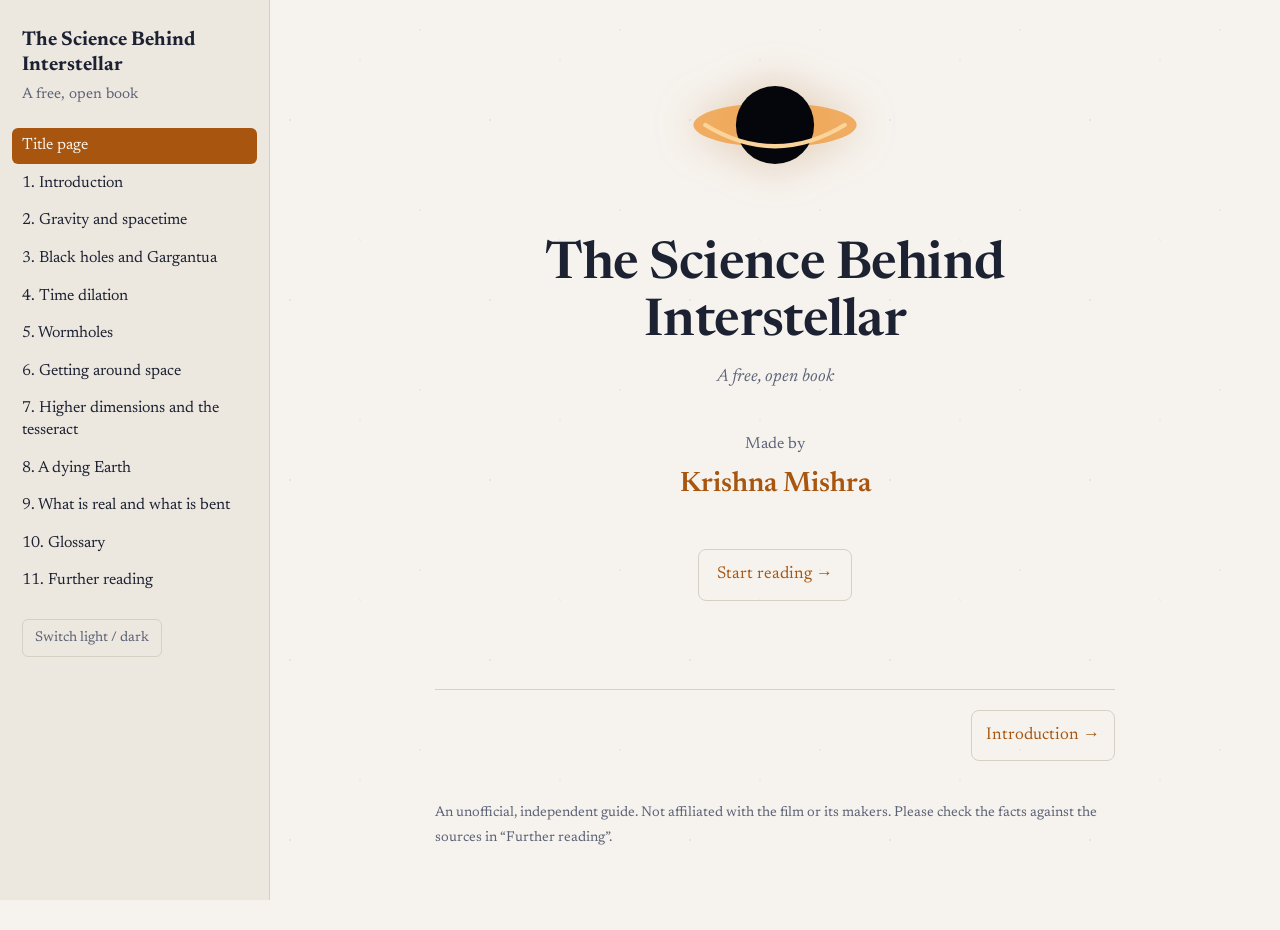
<file: index.html>
<!DOCTYPE html>
<html lang="en">
<head>
<meta charset="utf-8">
<meta name="viewport" content="width=device-width, initial-scale=1, viewport-fit=cover">
<title>Interstellar Decoded: The Science Behind Interstellar</title>
<meta name="description" content="Interstellar Decoded: a free, open book on the science behind Interstellar. Black holes, bent time, wormholes and what is real, written for curious readers.">
<link rel="canonical" href="https://interstellar-decoded.onrender.com/">
<meta name="theme-color" content="#f6f3ee">
<meta property="og:type" content="website">
<meta property="og:title" content="Interstellar Decoded: The Science Behind Interstellar">
<meta property="og:description" content="Interstellar Decoded: a free, open book on the science behind Interstellar. Black holes, bent time, wormholes and what is real, written for curious readers.">
<meta property="og:url" content="https://interstellar-decoded.onrender.com/">
<link rel="stylesheet" href="https://fonts.googleapis.com/css2?family=Newsreader:ital,opsz,wght@0,6..72,400;0,6..72,600;1,6..72,400&display=swap">
<style>
:root{--star:rgba(29,34,51,.14);--glow:rgba(168,86,15,.28);--bg:#f6f3ee;--panel:#ece7df;--ink:#1d2233;--mute:#5d6377;--accent:#a8560f;--line:#d6cfc3;color-scheme:light;box-sizing:border-box;padding-top:env(safe-area-inset-top,0px);padding-bottom:env(safe-area-inset-bottom,0px)}
@media (prefers-color-scheme:dark){:root:not([data-theme="light"]){--star:rgba(255,255,255,.4);--glow:rgba(240,162,74,.35);--bg:#0e1222;--panel:#161b30;--ink:#e8e4da;--mute:#9aa0b8;--accent:#f0a24a;--line:#2a3150;color-scheme:dark}}
:root[data-theme="dark"]{--star:rgba(255,255,255,.4);--glow:rgba(240,162,74,.35);--bg:#0e1222;--panel:#161b30;--ink:#e8e4da;--mute:#9aa0b8;--accent:#f0a24a;--line:#2a3150;color-scheme:dark}
html{scroll-padding-top:env(safe-area-inset-top,0px)}
*{box-sizing:border-box}
body{margin:0;background:var(--bg);color:var(--ink);font-family:"Newsreader",Georgia,serif;font-size:19px;line-height:1.75;background-image:radial-gradient(1px 1px at 20px 30px,var(--star),transparent),radial-gradient(1.5px 1.5px at 90px 120px,var(--star),transparent),radial-gradient(1px 1px at 160px 60px,var(--star),transparent);background-size:200px 180px;background-attachment:fixed}
#bar{position:fixed;left:0;top:env(safe-area-inset-top,0px);height:3px;width:0;background:var(--accent);z-index:20}
.wrap{display:grid;grid-template-columns:270px 1fr;min-height:100vh}
nav{background:var(--panel);border-right:1px solid var(--line);padding:28px 22px;position:sticky;top:0;height:100vh;overflow-y:auto}
nav h2{font-size:20px;line-height:1.25;margin:0 0 4px}
nav p{margin:0 0 20px;color:var(--mute);font-size:15px}
nav a{display:block;padding:7px 10px;margin:2px -10px;border-radius:6px;color:var(--ink);text-decoration:none;font-size:16px;line-height:1.35}
nav a:hover{background:var(--line)}
nav a[aria-current="true"]{background:var(--accent);color:var(--bg)}
button.t{margin-top:18px;background:none;border:1px solid var(--line);color:var(--mute);border-radius:6px;padding:6px 12px;font:inherit;font-size:14px;cursor:pointer}
main{padding:0 24px 80px}
.hero{display:flex;align-items:center;gap:28px;max-width:760px;margin:0 auto;padding:44px 0 12px}
.hero svg{flex:0 0 150px;width:150px;height:auto}
.hero h1{font-size:clamp(30px,5vw,46px);line-height:1.1;margin:0 0 8px;font-weight:600}
.hero p{margin:0;color:var(--mute);font-size:17px}
article{max-width:680px;margin:0 auto}
article h2{font-size:clamp(26px,4vw,34px);line-height:1.2;margin:40px 0 18px;font-weight:600}
article p{margin:0 0 1.1em}
.note{border-left:3px solid var(--accent);padding:2px 0 2px 16px;margin:1.6em 0;color:var(--mute);font-style:italic}
.pager{display:flex;justify-content:space-between;gap:12px;max-width:680px;margin:48px auto 0;padding-top:20px;border-top:1px solid var(--line)}
.pager a{color:var(--accent);text-decoration:none;font-size:17px}
.hero{position:relative;padding:56px 0 24px;gap:32px}
.hero::before{content:"";position:absolute;left:-40px;top:20px;width:280px;height:280px;background:radial-gradient(circle,var(--glow),transparent 65%);z-index:-1;pointer-events:none}
.hero svg{flex-basis:170px;width:170px;filter:drop-shadow(0 0 22px var(--glow))}
.hero h1{letter-spacing:-.01em}
.hero p{font-style:italic}
article h2{margin-top:12px;padding-bottom:14px;border-bottom:1px solid var(--line);position:relative}
article h2::after{content:"";position:absolute;left:0;bottom:-1px;width:64px;height:2px;background:var(--accent)}
article h3{font-size:22px;line-height:1.3;margin:1.8em 0 .5em;font-weight:600}
.lead::first-letter{float:left;font-size:3.6em;line-height:.85;padding:6px 10px 0 0;color:var(--accent);font-weight:600}
.note{background:var(--panel);border:1px solid var(--line);border-left:3px solid var(--accent);border-radius:0 8px 8px 0;padding:12px 16px;font-style:normal;font-size:17px}
.facts{background:var(--panel);border:1px solid var(--line);border-radius:10px;padding:14px 20px;margin:1.6em 0;font-size:17px}
.facts b{display:block;color:var(--accent);margin-bottom:4px}
.facts ul{margin:0;padding-left:20px}
dl dt{font-weight:600;margin-top:1em}
dl dd{margin:0;color:var(--mute)}
nav a{transition:background .2s}
.pager a{padding:10px 14px;border:1px solid var(--line);border-radius:8px}
.pager a:hover{background:var(--panel)}
footer{max-width:680px;margin:40px auto 0;color:var(--mute);font-size:14px}
.cover{min-height:70vh;display:flex;flex-direction:column;align-items:center;justify-content:center;text-align:center;padding:40px 0}
.cover svg{width:170px;height:auto;filter:drop-shadow(0 0 22px var(--glow));margin-bottom:28px}
.cover h1{font-size:clamp(32px,6vw,52px);line-height:1.1;margin:0 0 10px;font-weight:600;letter-spacing:-.01em}
.cover .sub{margin:0 0 36px;color:var(--mute);font-style:italic;font-size:18px}
.cover .by{margin:0;color:var(--mute);font-size:16px}
.cover .author{margin:2px 0 0;font-size:28px;font-weight:600;color:var(--accent)}
.cover .start{display:inline-block;margin-top:40px;color:var(--accent);text-decoration:none;font-size:17px;padding:10px 18px;border:1px solid var(--line);border-radius:8px}
.cover .start:hover{background:var(--panel)}
a:focus-visible,button:focus-visible{outline:2px solid var(--accent);outline-offset:2px}
@media (max-width:820px){
.wrap{grid-template-columns:1fr}
nav{position:static;height:auto;border-right:0;border-bottom:1px solid var(--line)}
nav a{display:inline-block;margin:2px 4px 2px 0;padding:6px 10px;border:1px solid var(--line)}
.hero{flex-direction:column;align-items:flex-start;gap:16px}
body{font-size:18px}
}
.fig{margin:1.8em 0;background:var(--panel);border:1px solid var(--line);border-radius:10px;padding:14px 12px 10px}
.fig svg{display:block;width:100%;height:auto}
.fig text{fill:var(--ink);font-family:"Newsreader",Georgia,serif;font-size:17px}
.fig .m{fill:var(--mute);font-size:15px}.fig .b{font-weight:600}.fig .c{text-anchor:middle}
.fig .l{stroke:var(--ink);fill:none;stroke-width:1.5}.fig .la{stroke:var(--accent);fill:none;stroke-width:2.5}
.fig .ld{stroke:var(--mute);fill:none;stroke-width:1.5;stroke-dasharray:5 4}
.fig .fa{fill:var(--accent)}.fig .fp{fill:var(--bg);stroke:var(--line)}
.fig .cap{font-size:15px;color:var(--mute);text-align:center;margin:8px 4px 2px;line-height:1.45;font-style:italic}
</style>
</head>
<body>
<div id="bar"></div>
<div class="wrap">
<nav aria-label="Chapters">
<h2>The Science Behind Interstellar</h2>
<p>A free, open book</p>
<div id="toc"></div>
<button class="t" id="theme" type="button">Switch light / dark</button>
</nav>
<main>
<header class="hero">
<svg viewBox="0 0 200 200" role="img" aria-label="Illustration of a black hole with a glowing ring of light bent around it">
<defs><radialGradient id="g" cx="50%" cy="50%" r="50%"><stop offset="70%" stop-color="#f0a24a" stop-opacity="0"/><stop offset="86%" stop-color="#f0a24a"/><stop offset="100%" stop-color="#f0a24a" stop-opacity="0"/></radialGradient></defs>
<ellipse cx="100" cy="100" rx="96" ry="26" fill="#f0a24a" opacity=".85"/>
<circle cx="100" cy="100" r="62" fill="url(#g)"/>
<circle cx="100" cy="100" r="46" fill="#05060c"/>
<path d="M18 100 Q100 150 182 100" fill="none" stroke="#fbd49a" stroke-width="5" stroke-linecap="round"/>
</svg>
<div><h1>The Science Behind Interstellar</h1><p>Black holes, bent time, wormholes and what is real. Written for curious readers.</p></div>
</header>
<article id="page" tabindex="-1"></article>
<div class="pager" id="pager"></div>
<footer>An unofficial, independent guide. Not affiliated with the film or its makers. Please check the facts against the sources in “Further reading”.</footer>
</main>
</div>
<script>
const C=[
{id:"title",t:"Title page",cover:1,b:[
"<div class=\"cover\"><svg viewBox=\"0 0 200 200\" role=\"img\" aria-label=\"Black hole with a glowing ring of light\"><ellipse cx=\"100\" cy=\"100\" rx=\"96\" ry=\"26\" fill=\"#f0a24a\" opacity=\".85\"/><circle cx=\"100\" cy=\"100\" r=\"46\" fill=\"#05060c\"/><path d=\"M18 100 Q100 150 182 100\" fill=\"none\" stroke=\"#fbd49a\" stroke-width=\"5\" stroke-linecap=\"round\"/></svg><h1>The Science Behind Interstellar</h1><p class=\"sub\">A free, open book</p><p class=\"by\">Made by</p><p class=\"author\">Krishna Mishra</p><a class=\"start\" href=\"#intro\">Start reading →</a></div>"]},
{id:"intro",t:"Introduction",b:[
"<em>Interstellar</em> (2014) is unusual among science fiction films because much of its physics was worked out by a real physicist. Kip Thorne, who later shared the 2017 Nobel Prize in Physics for gravitational-wave detection, served as scientific consultant and executive producer.",
"His rule was simple: nothing in the film should violate established laws of physics, and anything speculative should come from the edge of real science. That is why the film is a good doorway into modern physics.",
"This book walks through the big ideas one chapter at a time. Each chapter explains the science in plain language, then tells you what the film got right and where it bent the rules for the story.",
"<div class=\"facts\"><b>How to read this book</b><ul><li>Read the chapters in order, or jump to any topic from the menu.</li><li>Boxes with an orange edge mark real-world examples and honest warnings about what is only a guess.</li><li>If a word is new to you, check the glossary at the end.</li></ul></div>"]},
{id:"gravity",t:"Gravity and spacetime",b:[
"Newton described gravity as a force pulling objects together. Einstein’s general relativity (1915) describes it differently: mass and energy bend spacetime, and objects follow the curves. A heavy object makes a dip in space and time, and other things roll toward it.",
"<div class='fig'><svg viewBox='0 0 600 260' role='img' aria-label='A heavy ball bending a sheet of spacetime, with a small marble rolling toward it'><path d='M30 70 Q300 330 570 70' class='l'/><path d='M30 100 Q300 360 570 100' class='l' opacity='.5'/><path d='M30 40 Q300 300 570 40' class='l' opacity='.25'/><circle cx='300' cy='184' r='20' class='fa'/><circle cx='140' cy='142' r='8' fill='var(--ink)'/><path d='M158 160 Q220 215 262 195' class='ld'/><text x='300' y='28' class='c b'>Heavy mass makes a dip in space and time</text><text x='300' y='250' class='c m'>The sheet is spacetime. The marble is not pulled; it follows the curve.</text><text x='140' y='120' class='c m'>Light object</text><text x='300' y='150' class='c m'>Heavy mass</text></svg><div class='cap'>Mass bends spacetime, and other objects follow the curve. (A flat picture cannot show time bending too.)</div></div>","Two predictions matter most for the film. Light bends when it passes a massive object, and time runs slower where gravity is stronger. Both have been measured many times, from starlight bending around the Sun to clocks at different heights.",
"<h3>The rubber-sheet picture, and its limits</h3>","A common way to picture this is a stretched rubber sheet with a heavy ball in the middle. It is a helpful image, but it leaves out time. In real relativity time bends as well, and that matters most for the film.","In 1919 astronomers measured starlight bending around the Sun during a solar eclipse, and the result made Einstein famous. Today the same effect, called gravitational lensing, lets telescopes see galaxies hidden behind other galaxies. In 2015 the LIGO detectors also caught ripples in spacetime from two black holes colliding, the discovery Thorne shared the Nobel Prize for.","<div class=\"note\">Real-world use: GPS satellites must correct for relativity. Without the correction, position errors would add up to kilometres every day.</div>"]},
{id:"blackholes",t:"Black holes and Gargantua",b:[
"A black hole is a region where gravity is so strong that nothing, not even light, can escape once it crosses the event horizon. Many form when massive stars collapse. Supermassive ones sit at the centres of galaxies.",
"Gargantua, the black hole in the film, is a supermassive one with a mass of about 100 million Suns, spinning at nearly the maximum rate allowed by relativity. Spin matters because it drags spacetime around with it and lets stable orbits sit closer in.",
"<div class='fig'><svg viewBox='0 0 600 250' role='img' aria-label='Labelled parts of a black hole: accretion disk, photon ring, event horizon and singularity'><ellipse cx='300' cy='130' rx='240' ry='34' fill='var(--accent)' opacity='.8'/><circle cx='300' cy='130' r='62' fill='#05060c'/><circle cx='300' cy='130' r='68' fill='none' stroke='#fbd49a' stroke-width='3'/><path d='M70 130 Q300 200 530 130' fill='none' stroke='#fbd49a' stroke-width='4' stroke-linecap='round'/><circle cx='300' cy='130' r='3' fill='#fff'/><line x1='300' y1='62' x2='300' y2='30' class='ld'/><line x1='460' y1='118' x2='500' y2='70' class='ld'/><line x1='240' y1='160' x2='150' y2='215' class='ld'/><line x1='300' y1='130' x2='400' y2='215' class='ld'/><text x='300' y='22' class='c'>Photon ring: light orbiting the hole</text><text x='490' y='62' class='c'>Accretion disk</text><text x='150' y='235' class='c'>Event horizon: point of no return</text><text x='405' y='235' class='c'>Singularity (centre)</text></svg><div class='cap'>A cross-section of Gargantua-style black hole. The ring is light bent around the shadow.</div></div>","The film’s images came from equations, not artistic guesswork. The visual effects team ran Thorne’s equations to trace light rays through curved space, and the work produced real scientific papers. The glowing disk is gas spiralling in, and the odd ring of light above and below the black hole is the far side of the disk, bent over the top by gravity.",
"In 2019 the Event Horizon Telescope published the first real image of a black hole’s shadow, in the galaxy M87, and in 2022 it imaged the one at the centre of our own galaxy. They look like glowing rings, much like the film’s.",
"<h3>How big is Gargantua?</h3>","A black hole’s horizon grows with its mass. For a black hole with the Sun’s mass it would be only a few kilometres across. With 100 million Suns, the horizon would span a distance comparable to Earth’s whole orbit around the Sun, which is why Gargantua fills the sky from a nearby planet.","<div class='fig'><svg viewBox='0 0 600 230' role='img' aria-label='Bar chart comparing masses of three real and fictional black holes'><text x='10' y='62' class='b'>Sagittarius A*</text><text x='10' y='82' class='m'>4 million Suns</text><rect x='190' y='50' width='99' height='30' rx='4' class='fa' opacity='0.55'/><text x='10' y='122' class='b'>Gargantua</text><text x='10' y='142' class='m'>100 million Suns</text><rect x='190' y='110' width='225' height='30' rx='4' class='fa' opacity='1'/><text x='10' y='182' class='b'>M87*</text><text x='10' y='202' class='m'>6.5 billion Suns</text><rect x='190' y='170' width='388' height='30' rx='4' class='fa' opacity='0.55'/><text x='190' y='26' class='m'>Relative mass (log scale)</text></svg><div class='cap'>Gargantua is large, but real black holes get far bigger.</div></div>","<h3>Would you be torn apart?</h3>","Falling into a small black hole stretches you violently, because gravity pulls much harder on your feet than on your head. A supermassive one is different. Its horizon is so large that the stretching there is gentle, so a traveller could cross it unharmed. That is why Cooper can survive the fall in the film. Closer to the centre the stretching would become deadly for anyone.","<div class=\"facts\"><b>Real black holes for comparison</b><ul><li>Sagittarius A*, at the centre of our galaxy: about 4 million Suns</li><li>Gargantua in the film: 100 million Suns</li><li>M87*, the first one imaged: about 6.5 billion Suns</li></ul></div>","<div class=\"note\">One bend for the screen: a real disk would look lopsided because the side moving toward us appears brighter. The film evened this out so audiences would not be confused.</div>"]},
{id:"time",t:"Time dilation",b:[
"Time does not tick at the same rate everywhere. The deeper you sit in a gravitational field, the slower your clock runs compared to someone far away. This is gravitational time dilation, and it is the heart of the film’s emotional story.",
"On the water planet near Gargantua, one hour passes for the astronauts while about seven years pass back on Earth. A planet would need to orbit extremely close to a fast-spinning supermassive black hole for this to happen, and Thorne said this was the most extreme case the physics allows.",
"Speed also slows time. Fast travel makes your clock tick slower compared with people who stay behind, which is why the twin-paradox idea of coming home younger than your twin is real physics, though the differences are tiny at everyday speeds.",
"<div class='fig'><svg viewBox='0 0 600 250' role='img' aria-label='Two clocks: one hour passes on the planet while seven years pass on Earth'><circle cx='150' cy='120' r='62' class='fp' stroke-width='2'/><line x1='150.0' y1='68.0' x2='150.0' y2='60.0' class='l'/><line x1='176.0' y1='75.0' x2='180.0' y2='68.0' class='l'/><line x1='195.0' y1='94.0' x2='202.0' y2='90.0' class='l'/><line x1='202.0' y1='120.0' x2='210.0' y2='120.0' class='l'/><line x1='195.0' y1='146.0' x2='202.0' y2='150.0' class='l'/><line x1='176.0' y1='165.0' x2='180.0' y2='172.0' class='l'/><line x1='150.0' y1='172.0' x2='150.0' y2='180.0' class='l'/><line x1='124.0' y1='165.0' x2='120.0' y2='172.0' class='l'/><line x1='105.0' y1='146.0' x2='98.0' y2='150.0' class='l'/><line x1='98.0' y1='120.0' x2='90.0' y2='120.0' class='l'/><line x1='105.0' y1='94.0' x2='98.0' y2='90.0' class='l'/><line x1='124.0' y1='75.0' x2='120.0' y2='68.0' class='l'/><line x1='150' y1='120' x2='168' y2='90' class='la'/><line x1='150' y1='120' x2='150' y2='70' class='l'/><text x='150' y='215' class='c b'>1 hour</text><text x='150' y='238' class='c m'>On the planet near Gargantua</text><circle cx='450' cy='120' r='62' class='fp' stroke-width='2'/><line x1='450.0' y1='68.0' x2='450.0' y2='60.0' class='l'/><line x1='476.0' y1='75.0' x2='480.0' y2='68.0' class='l'/><line x1='495.0' y1='94.0' x2='502.0' y2='90.0' class='l'/><line x1='502.0' y1='120.0' x2='510.0' y2='120.0' class='l'/><line x1='495.0' y1='146.0' x2='502.0' y2='150.0' class='l'/><line x1='476.0' y1='165.0' x2='480.0' y2='172.0' class='l'/><line x1='450.0' y1='172.0' x2='450.0' y2='180.0' class='l'/><line x1='424.0' y1='165.0' x2='420.0' y2='172.0' class='l'/><line x1='405.0' y1='146.0' x2='398.0' y2='150.0' class='l'/><line x1='398.0' y1='120.0' x2='390.0' y2='120.0' class='l'/><line x1='405.0' y1='94.0' x2='398.0' y2='90.0' class='l'/><line x1='424.0' y1='75.0' x2='420.0' y2='68.0' class='l'/><line x1='450' y1='120' x2='480' y2='138' class='la'/><line x1='450' y1='120' x2='410' y2='150' class='l'/><text x='450' y='215' class='c b'>7 years</text><text x='450' y='238' class='c m'>Far away, back on Earth</text><circle cx='450' cy='120' r='76' fill='none' stroke='var(--accent)' stroke-width='2' stroke-dasharray='6 5'/><line x1='235' y1='120' x2='365' y2='120' class='ld'/><text x='300' y='110' class='c m'>same moment</text><text x='300' y='145' class='c b'>about 61,000 : 1</text><text x='300' y='24' class='c b'>Deep in gravity, time runs slower</text></svg><div class='cap'>The deeper the gravity, the slower the clock ticks compared with someone far away.</div></div>","<h3>The numbers</h3>","One hour for every seven years is a ratio of about 61,000 to 1, so a clock on that planet runs roughly sixty thousand times slower than one far away. On Earth’s surface, clocks run slower than clocks in deep space by less than one part in a billion.","<h3>Why Gargantua’s spin matters</h3>","A fast-spinning black hole allows a planet to orbit extremely close to the horizon and still stay in a stable orbit. That is why Thorne gave Gargantua a spin close to the maximum allowed. Without it, a planet could not be both this deep in the gravity well and safe.","<h3>The cost of the trip</h3>","The crew spends a little over three hours on the planet, and about 23 years pass back home. That gap is what makes the film’s message scene so painful: the science turns directly into a story about lost time.","<div class=\"note\">Real experiments: atomic clocks flown on aircraft, and clocks placed a small height apart, have both measured these effects.</div>"]},
{id:"wormholes",t:"Wormholes",b:[
"A wormhole is a theoretical tunnel through spacetime linking two distant places. The idea comes from solutions to Einstein’s equations known as Einstein-Rosen bridges, and it is why the crew can reach another galaxy in the film.",
"The problem is stability. Calculations show a wormhole would pinch shut instantly unless held open by exotic matter with negative energy density. Nobody has found any such matter in usable amounts, and no wormhole has ever been observed.",
"The film’s wormhole is drawn as a sphere, not a flat hole. Thorne argued that a wormhole would look like a ball showing another part of the universe, as if you were looking into a glass sphere that holds a different sky.",
"<div class='fig'><svg viewBox='0 0 600 260' role='img' aria-label='Side view of a wormhole joining two distant regions of space'><path d='M20 40 Q230 45 255 130 Q230 215 20 220' class='l'/><path d='M580 40 Q370 45 345 130 Q370 215 580 220' class='l'/><ellipse cx='20' cy='130' rx='6' ry='90' class='l' opacity='.35'/><ellipse cx='580' cy='130' rx='6' ry='90' class='l' opacity='.35'/><line x1='60' y1='130' x2='540' y2='130' class='ld'/><circle cx='100' cy='130' r='7' class='fa'/><polygon points='545,130 530,123 530,137' fill='var(--mute)'/><text x='110' y='30' class='c b'>Our region of space</text><text x='490' y='30' class='c b'>Distant galaxy</text><text x='300' y='256' class='c m'>Throat: needs exotic matter to stay open</text><text x='300' y='112' class='c b'>Throat</text></svg><div class='cap'>A wormhole as a tunnel between two places. The film shows it as a sphere, but the idea is the same.</div></div>","<h3>Where the idea came from</h3>","In 1988 Kip Thorne and Michael Morris published a paper on wormholes that a traveller could actually cross, unlike older versions that would collapse before anything passed through. The work began when Carl Sagan asked Thorne for a physics-friendly way to travel across space for his novel <em>Contact</em>.","<h3>Negative energy</h3>","Exotic matter would need negative energy density. A tiny version shows up in labs as the Casimir effect, where two metal plates placed very close together feel a small pull from the vacuum. That effect is far too small and short-lived to hold open a tunnel big enough for a ship.","<div class=\"note\">Status: speculative. It is allowed by the equations but not known to exist.</div>"]},
{id:"travel",t:"Getting around space",b:[
"Space is enormous. Even the nearest star beyond the Sun is over four light years away, and our fastest probes would need tens of thousands of years to get there. This is why the film needs a wormhole at all.",
"Inside the solar system, ships already use gravity assists: flying close to a planet to borrow a little of its motion and change speed or direction. Voyager 1 and 2 used this method to reach the outer planets and then keep going.",
"The crew in the film also sleeps through long trips. Human hibernation is not real yet, though researchers study torpor in animals and brief cooling of patients in medicine to see whether something similar could one day be safe for astronauts.","<div class='fig'><svg viewBox='0 0 600 275' role='img' aria-label='A spacecraft curving around a planet and leaving faster'><line x1='40' y1='225' x2='560' y2='240' class='ld'/><path d='M40 225 Q300 235 385 125 Q425 65 560 50' class='la'/><polygon points='562,50 545,41 546,58' fill='var(--accent)'/><circle cx='300' cy='120' r='36' class='fp' stroke-width='2'/><line x1='300' y1='120' x2='262' y2='120' class='l'/><polygon points='258,120 270,114 270,126' fill='var(--ink)'/><text x='300' y='172' class='c m'>Planet</text><text x='110' y='205' class='c'>Spacecraft in</text><text x='470' y='262' class='c m'>Path without the planet</text><text x='500' y='35' class='c b'>Out, faster and turned</text><text x='185' y='95' class='c m'>Planet also moves</text></svg><div class='cap'>A flyby borrows a little of the planet’s motion. Voyager used this method.</div></div>","<h3>How slow are we?</h3>","Voyager 1 travels at about 17 kilometres per second. At that speed it would need roughly 75,000 years to cover the 4.2 light years to Proxima Centauri, the nearest star beyond the Sun.","Proposals to go faster include sails pushed by sunlight, and a concept called Breakthrough Starshot that would use powerful lasers to push tiny probes toward a fifth of the speed of light. It is an idea on paper, and nothing like it has been built."]},
{id:"tesseract",t:"Higher dimensions and the tesseract",b:[
"We live in three space dimensions plus time. Some theories, including string theory, suggest more dimensions exist but are hidden. In the film’s story, beings called the bulk beings live in a larger space where time can be moved through like a hallway.",
"A tesseract is the four-dimensional version of a cube. You cannot picture it directly, just as a flat creature could not picture a cube, but you can see its shadows. The library scene is the film’s way of showing time as a place you can walk through.",
"This is the most speculative part of the film. There is no evidence for extra dimensions you can travel in, and no known way to send messages back in time, so treat it as imagination built on real mathematics.","<div class='fig'><svg viewBox='0 0 600 285' role='img' aria-label='Shadow of a cube compared with the shadow of a tesseract'><polygon points='40,95 160,95 160,215 40,215' class='l'/><polygon points='80,55 200,55 200,175 80,175' class='l'/><line x1='40' y1='95' x2='80' y2='55' class='l'/><line x1='160' y1='95' x2='200' y2='55' class='l'/><line x1='160' y1='215' x2='200' y2='175' class='l'/><line x1='40' y1='215' x2='80' y2='175' class='l'/><text x='120' y='272' class='c b'>A cube</text><text x='120' y='24' class='c m'>3D object, flat shadow</text><text x='410' y='272' class='c b'>A tesseract</text><text x='410' y='24' class='c m'>4D object, 3D shadow</text><polygon points='340,100 480,100 480,240 340,240' class='l'/><polygon points='385,55 525,55 525,195 385,195' class='l'/><line x1='340' y1='100' x2='385' y2='55' class='l'/><line x1='480' y1='100' x2='525' y2='55' class='l'/><line x1='480' y1='240' x2='525' y2='195' class='l'/><line x1='340' y1='240' x2='385' y2='195' class='l'/><polygon points='385,145 445,145 445,205 385,205' class='la'/><polygon points='405,125 465,125 465,185 405,185' class='la'/><line x1='385' y1='145' x2='405' y2='125' class='la'/><line x1='445' y1='145' x2='465' y2='125' class='la'/><line x1='445' y1='205' x2='465' y2='185' class='la'/><line x1='385' y1='205' x2='405' y2='185' class='la'/><line x1='340' y1='100' x2='385' y2='145' class='ld'/><line x1='480' y1='100' x2='445' y2='145' class='ld'/><line x1='480' y1='240' x2='445' y2='205' class='ld'/><line x1='340' y1='240' x2='385' y2='205' class='ld'/><line x1='385' y1='55' x2='405' y2='125' class='ld'/><line x1='525' y1='55' x2='465' y2='125' class='ld'/><line x1='525' y1='195' x2='465' y2='185' class='ld'/><line x1='385' y1='195' x2='405' y2='185' class='ld'/></svg><div class='cap'>A flat creature sees only a cube’s shadow. We see only a tesseract’s: a cube inside a cube, joined at the corners.</div></div>","<h3>Flatland</h3>","A classic way to understand extra dimensions is Edwin Abbott’s 1884 story <em>Flatland</em>, about creatures who live on a flat sheet. A sphere passing through their world would look to them like a circle that grows and then shrinks. Objects from a higher dimension might look just as strange to us.","<div class='fig'><svg viewBox='0 0 600 315' role='img' aria-label='A sphere passing through a plane appears as a circle that grows then shrinks'><circle cx='100' cy='65' r='45' class='fp' stroke-width='2'/><line x1='25' y1='100' x2='175' y2='100' class='l'/><line x1='72' y1='100' x2='128' y2='100' class='la' stroke-width='5'/><circle cx='100' cy='225' r='28' class='fa' opacity='.7'/><text x='100' y='298' class='c'>1. A dot appears</text><circle cx='300' cy='100' r='45' class='fp' stroke-width='2'/><line x1='225' y1='100' x2='375' y2='100' class='l'/><line x1='255' y1='100' x2='345' y2='100' class='la' stroke-width='5'/><circle cx='300' cy='225' r='45' class='fa' opacity='.7'/><text x='300' y='298' class='c'>2. It grows to a circle</text><circle cx='500' cy='135' r='45' class='fp' stroke-width='2'/><line x1='425' y1='100' x2='575' y2='100' class='l'/><line x1='472' y1='100' x2='528' y2='100' class='la' stroke-width='5'/><circle cx='500' cy='225' r='28' class='fa' opacity='.7'/><text x='500' y='298' class='c'>3. It shrinks and vanishes</text><text x='300' y='20' class='c b'>A sphere passes through a flat world</text><text x='300' y='172' class='c m'>What the flat creatures see ↓</text></svg><div class='cap'>To someone living in a plane, the sphere is just a circle that changes size.</div></div>"]},
{id:"earth",t:"A dying Earth",b:[
"The film’s Earth is dusty and short of food because of a crop blight. That is closer to real history than it seems. In the 1930s, drought and farming practices caused the American Dust Bowl, and crop diseases such as wheat stem rust still threaten harvests today.",
"Modern farming depends on a small number of crop varieties, which makes diseases spread fast. Scientists work on resistant varieties, soil care and seed banks to reduce that risk.",
"<h3>When one crop fails</h3>","In the 1840s a potato blight destroyed much of Ireland’s potato crop, which many people depended on, and the resulting famine killed around a million people. In 1999 a new strain of wheat stem rust, called Ug99, was found in Uganda, and it can overcome the resistance of many wheat varieties.","The film’s warning is therefore about something real: when many people depend on a few crops, one failure can reach everyone."]},
{id:"verdict",t:"What is real and what is bent",b:[
"<strong>Solid science:</strong> gravitational time dilation, light bending around black holes, the look of the black hole and its disk, gravity assists, and the idea that time depends on gravity and speed.",
"<strong>Stretched:</strong> a planet so close to a black hole and still stable, human hibernation for years, and the giant waves on the water planet. Real tidal forces so near a black hole would be extreme.",
"<strong>Speculation:</strong> a stable wormhole, travel through higher dimensions, and sending information through time.",
"<div class='fig'><svg viewBox='0 0 600 260' role='img' aria-label='Three groups: solid science, stretched, and speculation'><rect x='10' y='20' width='184' height='170' rx='10' class='fp'/><rect x='10' y='20' width='184' height='36' rx='10' class='fa' opacity='1'/><text x='102' y='44' class='c b'>Solid science</text><text x='26' y='86' class=''>• Time dilation</text><text x='26' y='112' class=''>• Light bending</text><text x='26' y='138' class=''>• Black hole look</text><text x='26' y='164' class=''>• Gravity assists</text><rect x='208' y='20' width='184' height='170' rx='10' class='fp'/><rect x='208' y='20' width='184' height='36' rx='10' class='fa' opacity='0.55'/><text x='300' y='44' class='c b'>Stretched</text><text x='224' y='86' class=''>• Planet so close</text><text x='224' y='112' class=''>• Years of hibernation</text><text x='224' y='138' class=''>• Giant waves</text><rect x='406' y='20' width='184' height='170' rx='10' class='fp'/><rect x='406' y='20' width='184' height='36' rx='10' class='fa' opacity='0.25'/><text x='498' y='44' class='c b'>Speculation</text><text x='422' y='86' class=''>• Stable wormhole</text><text x='422' y='112' class=''>• Higher dimensions</text><text x='422' y='138' class=''>• Messages in time</text><line x1='30' y1='222' x2='570' y2='222' class='la'/><polygon points='575,222 560,215 560,229' fill='var(--accent)'/><text x='30' y='248' class='m'>Established physics</text><text x='570' y='248' class='m' text-anchor='end'>Pure imagination</text></svg><div class='cap'>How firmly each idea in the film rests on real physics.</div></div>","The best use of the film is as a starting point: pick any idea that caught your attention and follow it into real physics. A good next step is Kip Thorne’s own book, <em>The Science of Interstellar</em>, for the full details."]},
{id:"glossary",t:"Glossary",b:["Short definitions of the main words used in this book.","<dl><dt>Accretion disk</dt><dd>A flat swirl of hot gas spiralling into a black hole.</dd><dt>Event horizon</dt><dd>The boundary around a black hole beyond which nothing can return.</dd><dt>Exotic matter</dt><dd>Hypothetical matter with negative energy density, needed to hold a wormhole open.</dd><dt>Gravitational lensing</dt><dd>The bending of light by gravity, which can magnify or distort distant objects.</dd><dt>Light year</dt><dd>The distance light travels in one year, about 9.5 trillion kilometres.</dd><dt>Singularity</dt><dd>The point at a black hole’s centre where our current physics breaks down.</dd><dt>Spacetime</dt><dd>Space and time joined into one four-dimensional fabric.</dd><dt>Tidal force</dt><dd>The difference in gravity between two nearby points, which stretches objects.</dd><dt>Time dilation</dt><dd>The slowing of time by strong gravity or high speed.</dd><dt>Wormhole</dt><dd>A theoretical tunnel through spacetime joining two distant places.</dd></dl>"]},
{id:"reading",t:"Further reading",b:["If this book made you curious, these are good places to go next.","<dl><dt>The Science of Interstellar (2014)</dt><dd>Kip Thorne’s own account of the physics, with far more mathematics and detail.</dd><dt>Black Holes and Time Warps (1994)</dt><dd>Thorne’s wider history of black holes, wormholes and relativity.</dd><dt>Flatland (1884)</dt><dd>Edwin Abbott’s short story about dimensions, free to read online.</dd><dt>Event Horizon Telescope</dt><dd>Search for its project website to see the real images of black holes.</dd></dl>"]}
];
const toc=document.getElementById("toc"),page=document.getElementById("page"),pager=document.getElementById("pager");
const OFF=C[0].cover?1:0;
C.forEach((c,i)=>{const a=document.createElement("a");a.href="#"+c.id;a.textContent=c.cover?c.t:(i+1-OFF)+". "+c.t;a.dataset.id=c.id;toc.appendChild(a)});
function show(){
let id=location.hash.slice(1),i=C.findIndex(c=>c.id===id);if(i<0)i=0;
const c=C[i];
document.querySelector(".hero").style.display=c.cover?"none":"";
page.innerHTML=(c.cover?"":"<h2>"+(i+1-OFF)+". "+c.t+"</h2>")+c.b.map((p,k)=>/^<(div|h3|dl)/.test(p)?p:"<p"+(k==0?' class="lead"':"")+">"+p+"</p>").join("");
document.title=c.cover?"The Science Behind Interstellar":c.t+" · The Science Behind Interstellar";
toc.querySelectorAll("a").forEach(a=>a.setAttribute("aria-current",a.dataset.id===c.id));
const p=C[i-1],n=C[i+1];
pager.innerHTML=(p?'<a href="#'+p.id+'">← '+p.t+'</a>':'<span></span>')+(n?'<a href="#'+n.id+'">'+n.t+' →</a>':'<span></span>');
window.scrollTo(0,0);
}
window.addEventListener("hashchange",show);show();
window.addEventListener("scroll",()=>{const h=document.documentElement.scrollHeight-innerHeight;document.getElementById("bar").style.width=(h>0?scrollY/h*100:0)+"%"},{passive:true});
document.getElementById("theme").addEventListener("click",()=>{
const r=document.documentElement,dark=getComputedStyle(r).colorScheme==="dark";
r.setAttribute("data-theme",dark?"light":"dark");
});
</script>
</body>
</html>
</file>
